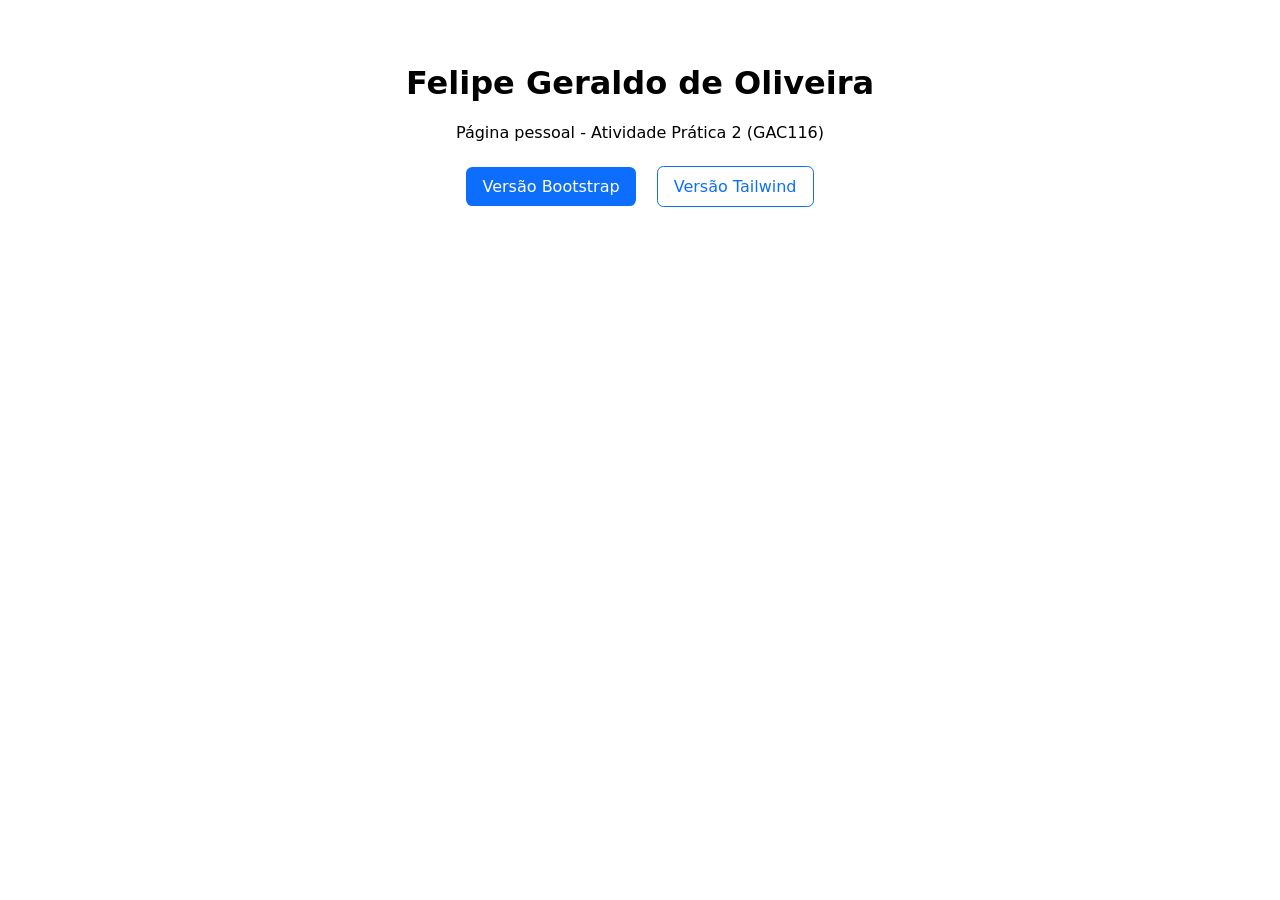
<file: index.html>
<!DOCTYPE html>
<html lang="pt-BR">
    <head>
        <meta charset="utf-8">
        <meta name="viewport" content="width=device-width, initial-scale=1.0">
        <title>Felipe Geraldo de Oliveira - Página Pessoal</title>
        <style>
            body {
                font-family: system-ui, sans-serif;
                max-width: 720px;
                margin: 4rem auto;
                padding: 0 1rem;
                text-align: center;
            }
            a {
                display: inline-block;
                margin: 0.5rem;
                padding: 0.6rem 1rem;
                border-radius: 0.4rem;
                text-decoration: none;
            }
            .btn-primary {
                background: #0d6efd;
                color: #fff;
            }
            .btn-outline {
                border: 1px solid #0d6efd;
                color: #0d6efd;
            }
        </style>
    </head>
    <body>
        <h1>Felipe Geraldo de Oliveira</h1>
        <p>Página pessoal - Atividade Prática 2 (GAC116)</p>
        <p>
            <a class="btn-primary" href="bootstrap/index.html">Versão Bootstrap</a>
            <a class="btn-outline" href="tailwind/index.html">Versão Tailwind</a>
        </p>
    </body>
</html>
</file>
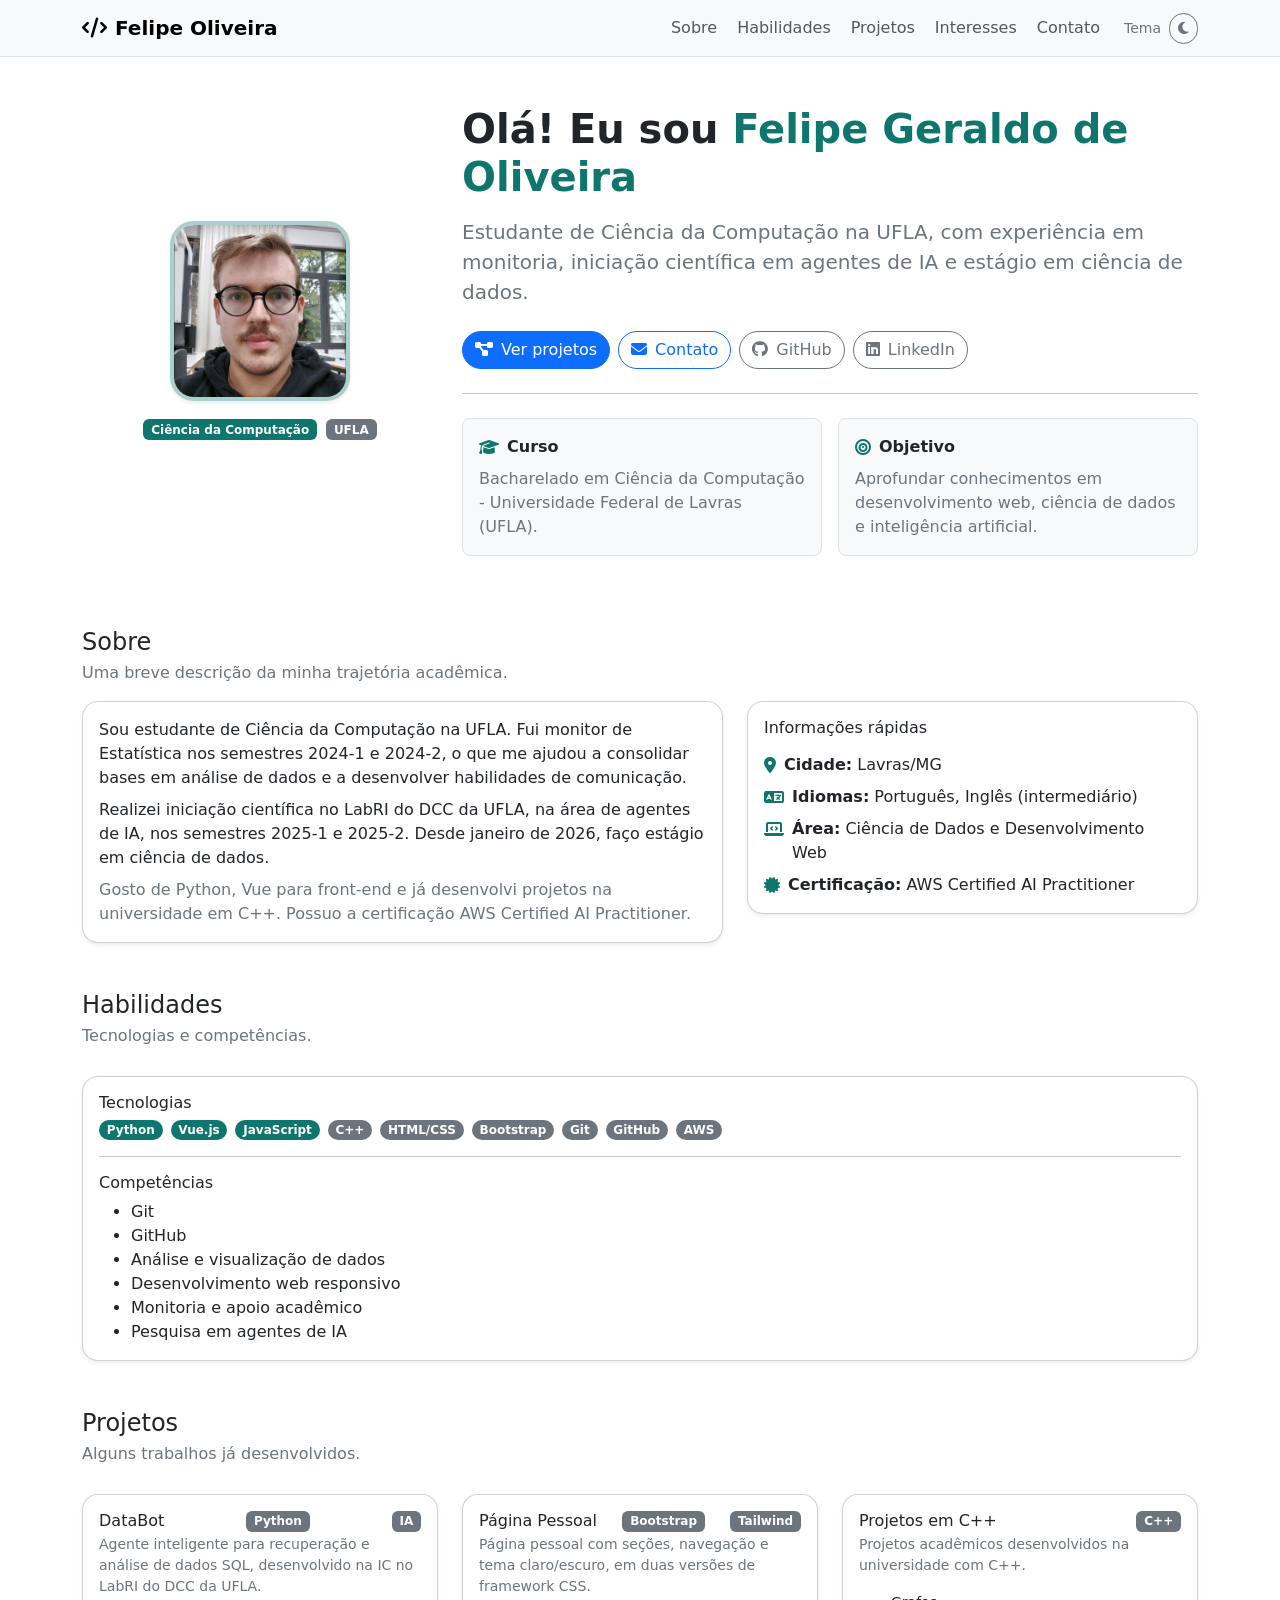
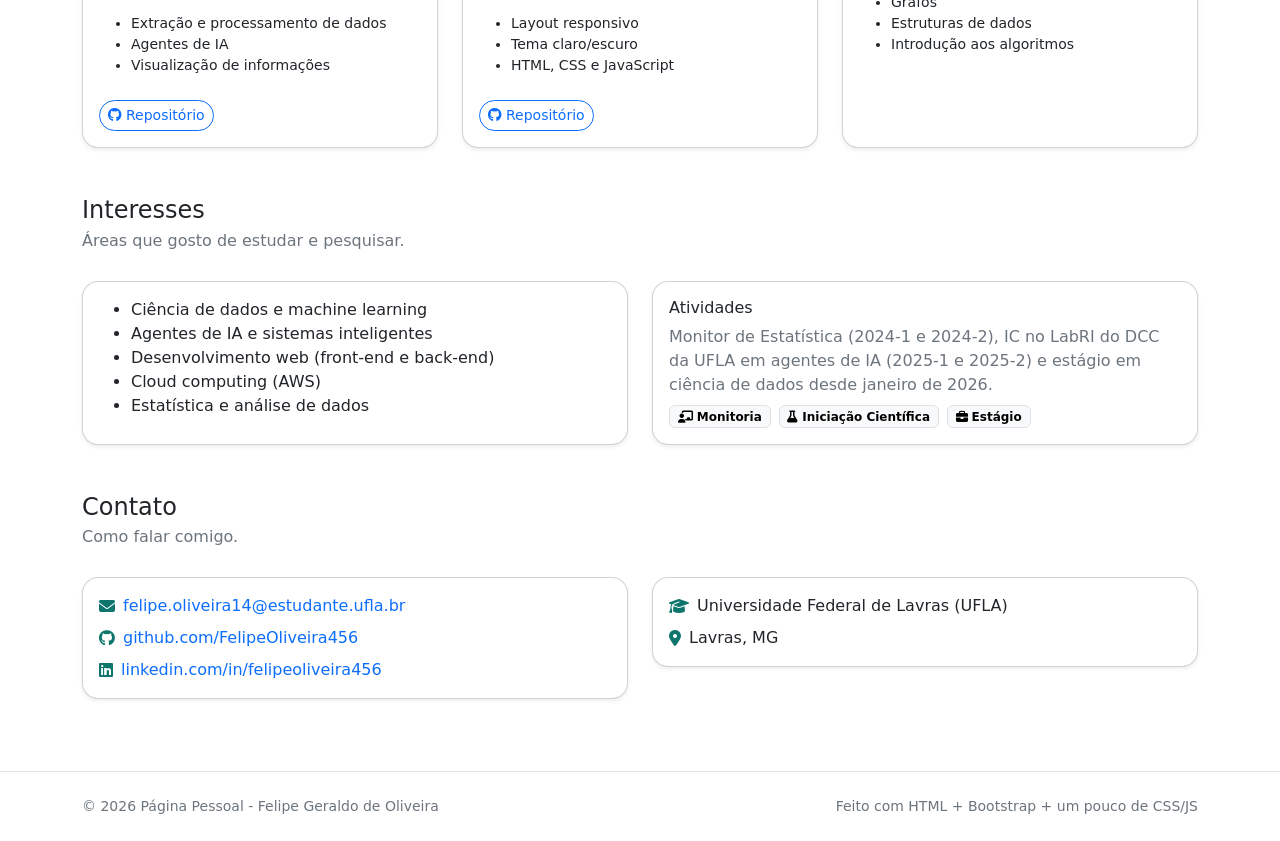
<file: bootstrap/index.html>
<!DOCTYPE html>
<html lang="pt-BR" data-bs-theme="light">
    <head>
        <meta charset="utf-8">
        <meta name="viewport" content="width=device-width, initial-scale=1.0">
        <title>Felipe Geraldo de Oliveira - Página Pessoal</title>

        <!-- Bootstrap 5 (CSS) -->
        <link href="https://cdn.jsdelivr.net/npm/bootstrap@5.3.3/dist/css/bootstrap.min.css" rel="stylesheet">

        <!-- Font Awesome (ícones) -->
        <link rel="stylesheet" href="https://cdnjs.cloudflare.com/ajax/libs/font-awesome/6.5.0/css/all.min.css">

        <!-- CSS do projeto (externo) -->
        <link rel="stylesheet" href="assets/css/styles.css">
    </head>
    <body class="bg-body">
        <!-- Navbar -->
        <nav class="navbar navbar-expand-lg border-bottom bg-body-tertiary sticky-top">
            <div class="container">
                <a class="navbar-brand fw-semibold" href="#top">
                    <i class="fa-solid fa-code me-2"></i>Felipe Oliveira
                </a>
                <button class="navbar-toggler" type="button" data-bs-toggle="collapse" data-bs-target="#navContent">
                    <span class="navbar-toggler-icon"></span>
                </button>
                <div class="collapse navbar-collapse" id="navContent">
                    <ul class="navbar-nav ms-auto gap-lg-1">
                        <li class="nav-item"><a class="nav-link" href="#sobre">Sobre</a></li>
                        <li class="nav-item"><a class="nav-link" href="#habilidades">Habilidades</a></li>
                        <li class="nav-item"><a class="nav-link" href="#projetos">Projetos</a></li>
                        <li class="nav-item"><a class="nav-link" href="#interesses">Interesses</a></li>
                        <li class="nav-item"><a class="nav-link" href="#contato">Contato</a></li>
                    </ul>
                    <div class="ms-lg-3 d-flex align-items-center gap-2 py-2 py-lg-0">
                        <span class="small text-secondary d-none d-lg-inline">Tema</span>
                        <button id="themeToggle" class="btn btn-outline-secondary btn-sm" type="button">
                            <i class="fa-solid fa-moon"></i>
                        </button>
                    </div>
                </div>
            </div>
        </nav>

        <!-- Header / Informações Básicas -->
        <header id="top" class="py-5">
            <div class="container">
                <div class="row align-items-center g-4">
                    <div class="col-12 col-lg-4 text-center">
                        <img class="profile-img shadow-sm" src="assets/img/foto.jpeg" alt="Foto de perfil de Felipe Geraldo de Oliveira">
                        <div class="mt-3">
                            <span class="badge text-bg-primary me-1">Ciência da Computação</span>
                            <span class="badge text-bg-secondary">UFLA</span>
                        </div>
                    </div>
                    <div class="col-12 col-lg-8">
                        <h1 class="display-6 fw-semibold mb-3">
                            Olá! Eu sou <span class="text-primary">Felipe Geraldo de Oliveira</span>
                        </h1>
                        <p class="lead text-secondary mb-4">
                            Estudante de Ciência da Computação na UFLA, com experiência em monitoria, iniciação científica em agentes de IA e estágio em ciência de dados.
                        </p>
                        <div class="d-flex flex-wrap gap-2">
                            <a class="btn btn-primary" href="#projetos">
                                <i class="fa-solid fa-diagram-project me-2"></i>Ver projetos
                            </a>
                            <a class="btn btn-outline-primary" href="#contato">
                                <i class="fa-solid fa-envelope me-2"></i>Contato
                            </a>
                            <a class="btn btn-outline-secondary" href="https://github.com/FelipeOliveira456" target="_blank" rel="noreferrer">
                                <i class="fa-brands fa-github me-2"></i>GitHub
                            </a>
                            <a class="btn btn-outline-secondary" href="https://www.linkedin.com/in/felipeoliveira456" target="_blank" rel="noreferrer">
                                <i class="fa-brands fa-linkedin me-2"></i>LinkedIn
                            </a>
                        </div>
                        <hr class="my-4">
                        <div class="row g-3">
                            <div class="col-12 col-md-6">
                                <div class="p-3 rounded-3 border bg-body-tertiary">
                                    <div class="d-flex align-items-center gap-2 mb-2">
                                        <i class="fa-solid fa-graduation-cap text-primary"></i>
                                        <strong>Curso</strong>
                                    </div>
                                    <p class="mb-0 text-secondary">
                                        Bacharelado em Ciência da Computação - Universidade Federal de Lavras (UFLA).
                                    </p>
                                </div>
                            </div>
                            <div class="col-12 col-md-6">
                                <div class="p-3 rounded-3 border bg-body-tertiary">
                                    <div class="d-flex align-items-center gap-2 mb-2">
                                        <i class="fa-solid fa-bullseye text-primary"></i>
                                        <strong>Objetivo</strong>
                                    </div>
                                    <p class="mb-0 text-secondary">
                                        Aprofundar conhecimentos em desenvolvimento web, ciência de dados e inteligência artificial.
                                    </p>
                                </div>
                            </div>
                        </div>
                    </div>
                </div>
            </div>
        </header>

        <main class="pb-5">
            <!-- Sobre -->
            <section id="sobre" class="py-4">
                <div class="container">
                    <div class="mb-3">
                        <h2 class="h4 mb-1">Sobre</h2>
                        <p class="text-secondary mb-0">Uma breve descrição da minha trajetória acadêmica.</p>
                    </div>
                    <div class="row g-4">
                        <div class="col-12 col-lg-7">
                            <div class="card shadow-sm">
                                <div class="card-body">
                                    <p class="mb-2">
                                        Sou estudante de Ciência da Computação na UFLA. Fui monitor de Estatística nos semestres 2024-1 e 2024-2, o que me ajudou a consolidar bases em análise de dados e a desenvolver habilidades de comunicação.
                                    </p>
                                    <p class="mb-2">
                                        Realizei iniciação científica no LabRI do DCC da UFLA, na área de agentes de IA, nos semestres 2025-1 e 2025-2. Desde janeiro de 2026, faço estágio em ciência de dados.
                                    </p>
                                    <p class="mb-0 text-secondary">
                                        Gosto de Python, Vue para front-end e já desenvolvi projetos na universidade em C++. Possuo a certificação AWS Certified AI Practitioner.
                                    </p>
                                </div>
                            </div>
                        </div>
                        <div class="col-12 col-lg-5">
                            <div class="card shadow-sm">
                                <div class="card-body">
                                    <h3 class="h6 mb-3">Informações rápidas</h3>
                                    <ul class="list-unstyled mb-0">
                                        <li class="d-flex gap-2 mb-2">
                                            <i class="fa-solid fa-location-dot text-primary mt-1"></i>
                                            <div><strong>Cidade:</strong> Lavras/MG</div>
                                        </li>
                                        <li class="d-flex gap-2 align-items-start mb-2">
                                            <i class="fa-solid fa-language mt-1 text-primary"></i>
                                            <div><strong>Idiomas:</strong> Português, Inglês (intermediário)</div>
                                        </li>
                                        <li class="d-flex gap-2 mb-2">
                                            <i class="fa-solid fa-laptop-code text-primary mt-1"></i>
                                            <div><strong>Área:</strong> Ciência de Dados e Desenvolvimento Web</div>
                                        </li>
                                        <li class="d-flex gap-2">
                                            <i class="fa-solid fa-certificate text-primary mt-1"></i>
                                            <div><strong>Certificação:</strong> AWS Certified AI Practitioner</div>
                                        </li>
                                    </ul>
                                </div>
                            </div>
                        </div>
                    </div>
                </div>
            </section>

            <!-- Habilidades -->
            <section id="habilidades" class="py-4">
                <div class="container">
                    <div class="section-title">
                        <h2 class="h4 mb-1">Habilidades</h2>
                        <p class="text-secondary mb-0">Tecnologias e competências.</p>
                    </div>
                    <div class="row g-4 mt-1">
                        <div class="col-12">
                            <div class="card shadow-sm">
                                <div class="card-body">
                                    <h3 class="h6">Tecnologias</h3>
                                    <div class="d-flex flex-wrap gap-2">
                                        <span class="badge rounded-pill text-bg-primary">Python</span>
                                        <span class="badge rounded-pill text-bg-primary">Vue.js</span>
                                        <span class="badge rounded-pill text-bg-primary">JavaScript</span>
                                        <span class="badge rounded-pill text-bg-secondary">C++</span>
                                        <span class="badge rounded-pill text-bg-secondary">HTML/CSS</span>
                                        <span class="badge rounded-pill text-bg-secondary">Bootstrap</span>
                                        <span class="badge rounded-pill text-bg-secondary">Git</span>
                                        <span class="badge rounded-pill text-bg-secondary">GitHub</span>
                                        <span class="badge rounded-pill text-bg-secondary">AWS</span>
                                    </div>
                                    <hr>
                                    <h3 class="h6">Competências</h3>
                                    <ul class="mb-0">
                                        <li>Git</li>
                                        <li>GitHub</li>
                                        <li>Análise e visualização de dados</li>
                                        <li>Desenvolvimento web responsivo</li>
                                        <li>Monitoria e apoio acadêmico</li>
                                        <li>Pesquisa em agentes de IA</li>
                                    </ul>
                                </div>
                            </div>
                        </div>
                    </div>
                </div>
            </section>

            <!-- Projetos -->
            <section id="projetos" class="py-4">
                <div class="container">
                    <div class="section-title">
                        <h2 class="h4 mb-1">Projetos</h2>
                        <p class="text-secondary mb-0">Alguns trabalhos já desenvolvidos.</p>
                    </div>
                    <div class="row g-4 mt-1">
                        <div class="col-12 col-md-6 col-lg-4">
                            <div class="card shadow-sm h-100">
                                <div class="card-body d-flex flex-column">
                                    <div class="d-flex align-items-start justify-content-between gap-2 flex-wrap">
                                        <h3 class="h6 mb-1">DataBot</h3>
                                        <span class="badge text-bg-secondary">Python</span>
                                        <span class="badge text-bg-secondary">IA</span>
                                    </div>
                                    <p class="text-secondary small">
                                        Agente inteligente para recuperação e análise de dados SQL, desenvolvido na IC no LabRI do DCC da UFLA.
                                    </p>
                                    <ul class="small mb-4">
                                        <li>Extração e processamento de dados</li>
                                        <li>Agentes de IA</li>
                                        <li>Visualização de informações</li>
                                    </ul>
                                    <div class="mt-auto d-flex gap-2">
                                        <a class="btn btn-sm btn-outline-primary" href="https://github.com/FelipeOliveira456/databot" target="_blank" rel="noreferrer">
                                            <i class="fa-brands fa-github me-1"></i>Repositório
                                        </a>
                                    </div>
                                </div>
                            </div>
                        </div>
                        <div class="col-12 col-md-6 col-lg-4">
                            <div class="card shadow-sm h-100">
                                <div class="card-body d-flex flex-column">
                                    <div class="d-flex align-items-start justify-content-between gap-2 flex-wrap">
                                        <h3 class="h6 mb-1">Página Pessoal</h3>
                                        <span class="badge text-bg-secondary">Bootstrap</span>
                                        <span class="badge text-bg-secondary">Tailwind</span>
                                    </div>
                                    <p class="text-secondary small">
                                        Página pessoal com seções, navegação e tema claro/escuro, em duas versões de framework CSS.
                                    </p>
                                    <ul class="small mb-4">
                                        <li>Layout responsivo</li>
                                        <li>Tema claro/escuro</li>
                                        <li>HTML, CSS e JavaScript</li>
                                    </ul>
                                    <div class="mt-auto d-flex gap-2">
                                        <a class="btn btn-sm btn-outline-primary" href="https://github.com/FelipeOliveira456/ap2" target="_blank" rel="noreferrer">
                                            <i class="fa-brands fa-github me-1"></i>Repositório
                                        </a>
                                    </div>
                                </div>
                            </div>
                        </div>
                        <div class="col-12 col-md-6 col-lg-4">
                            <div class="card shadow-sm h-100">
                                <div class="card-body d-flex flex-column">
                                    <div class="d-flex align-items-start justify-content-between gap-2 flex-wrap">
                                        <h3 class="h6 mb-1">Projetos em C++</h3>
                                        <span class="badge text-bg-secondary">C++</span>
                                    </div>
                                    <p class="text-secondary small">
                                        Projetos acadêmicos desenvolvidos na universidade com C++.
                                    </p>
                                    <ul class="small mb-4">
                                        <li>Grafos</li>
                                        <li>Estruturas de dados</li>
                                        <li>Introdução aos algoritmos</li>
                                    </ul>
                                </div>
                            </div>
                        </div>
                    </div>
                </div>
            </section>

            <!-- Interesses -->
            <section id="interesses" class="py-4">
                <div class="container">
                    <div class="section-title">
                        <h2 class="h4 mb-1">Interesses</h2>
                        <p class="text-secondary mb-0">Áreas que gosto de estudar e pesquisar.</p>
                    </div>
                    <div class="row g-4 mt-1">
                        <div class="col-12 col-lg-6">
                            <div class="card shadow-sm h-100">
                                <div class="card-body">
                                    <ul class="mb-0">
                                        <li>Ciência de dados e machine learning</li>
                                        <li>Agentes de IA e sistemas inteligentes</li>
                                        <li>Desenvolvimento web (front-end e back-end)</li>
                                        <li>Cloud computing (AWS)</li>
                                        <li>Estatística e análise de dados</li>
                                    </ul>
                                </div>
                            </div>
                        </div>
                        <div class="col-12 col-lg-6">
                            <div class="card shadow-sm h-100">
                                <div class="card-body">
                                    <h3 class="h6">Atividades</h3>
                                    <p class="text-secondary mb-2">
                                        Monitor de Estatística (2024-1 e 2024-2), IC no LabRI do DCC da UFLA em agentes de IA (2025-1 e 2025-2) e estágio em ciência de dados desde janeiro de 2026.
                                    </p>
                                    <div class="d-flex flex-wrap gap-2">
                                        <span class="badge text-bg-light border"><i class="fa-solid fa-chalkboard-user me-1"></i>Monitoria</span>
                                        <span class="badge text-bg-light border"><i class="fa-solid fa-flask me-1"></i>Iniciação Científica</span>
                                        <span class="badge text-bg-light border"><i class="fa-solid fa-briefcase me-1"></i>Estágio</span>
                                    </div>
                                </div>
                            </div>
                        </div>
                    </div>
                </div>
            </section>

            <!-- Contato -->
            <section id="contato" class="py-4">
                <div class="container">
                    <div class="section-title">
                        <h2 class="h4 mb-1">Contato</h2>
                        <p class="text-secondary mb-0">Como falar comigo.</p>
                    </div>
                    <div class="row g-4 mt-1">
                        <div class="col-12 col-lg-6">
                            <div class="card shadow-sm">
                                <div class="card-body">
                                    <ul class="list-unstyled mb-0">
                                        <li class="d-flex gap-2 align-items-center mb-2">
                                            <i class="fa-solid fa-envelope text-primary"></i>
                                            <a class="link-underline link-underline-opacity-0" href="mailto:felipe.oliveira14@estudante.ufla.br">
                                                felipe.oliveira14@estudante.ufla.br
                                            </a>
                                        </li>
                                        <li class="d-flex gap-2 align-items-center mb-2">
                                            <i class="fa-brands fa-github text-primary"></i>
                                            <a class="link-underline link-underline-opacity-0" href="https://github.com/FelipeOliveira456" target="_blank" rel="noreferrer">
                                                github.com/FelipeOliveira456
                                            </a>
                                        </li>
                                        <li class="d-flex gap-2 align-items-center">
                                            <i class="fa-brands fa-linkedin text-primary"></i>
                                            <a class="link-underline link-underline-opacity-0" href="https://www.linkedin.com/in/felipeoliveira456" target="_blank" rel="noreferrer">
                                                linkedin.com/in/felipeoliveira456
                                            </a>
                                        </li>
                                    </ul>
                                </div>
                            </div>
                        </div>
                        <div class="col-12 col-lg-6">
                            <div class="card shadow-sm">
                                <div class="card-body">
                                    <ul class="list-unstyled mb-0">
                                        <li class="d-flex gap-2 align-items-center mb-2">
                                            <i class="fa-solid fa-graduation-cap text-primary"></i>
                                            <span>Universidade Federal de Lavras (UFLA)</span>
                                        </li>
                                        <li class="d-flex gap-2 align-items-center">
                                            <i class="fa-solid fa-location-dot text-primary"></i>
                                            <span>Lavras, MG</span>
                                        </li>
                                    </ul>
                                </div>
                            </div>
                        </div>
                    </div>
                </div>
            </section>
        </main>

        <!-- Rodapé da Página -->
        <footer class="border-top py-4">
            <div class="container d-flex flex-column flex-md-row justify-content-between gap-2">
                <small class="text-secondary">© <span id="year"></span> Página Pessoal - Felipe Geraldo de Oliveira</small>
                <small class="text-secondary">Feito com HTML + Bootstrap + um pouco de CSS/JS</small>
            </div>
        </footer>

        <!-- Bootstrap JS (necessário para navbar colapsável) -->
        <script src="https://cdn.jsdelivr.net/npm/bootstrap@5.3.3/dist/js/bootstrap.bundle.min.js"></script>

        <!-- JS do projeto -->
        <script src="assets/js/script.js"></script>
    </body>
</html>
</file>
<file: bootstrap/assets/css/styles.css>
/* Ajusta tamanho da imagem de perfil */
.profile-img {
    width: 180px;
    height: 180px;
    object-fit: cover;
    border-radius: 24px;
    border: 4px solid rgba(15, 118, 110, 0.35);
}

/* Melhorar espaçamento do âncora/título (por causa da navbar fixa) */
section {
    scroll-margin-top: 90px;
}

:root {
    --bs-primary: #0f766e;
    --bs-primary-rgb: 15, 118, 110;
}

.card {
    border-radius: 1rem;
}

.btn {
    border-radius: 999px;
}
</file>
